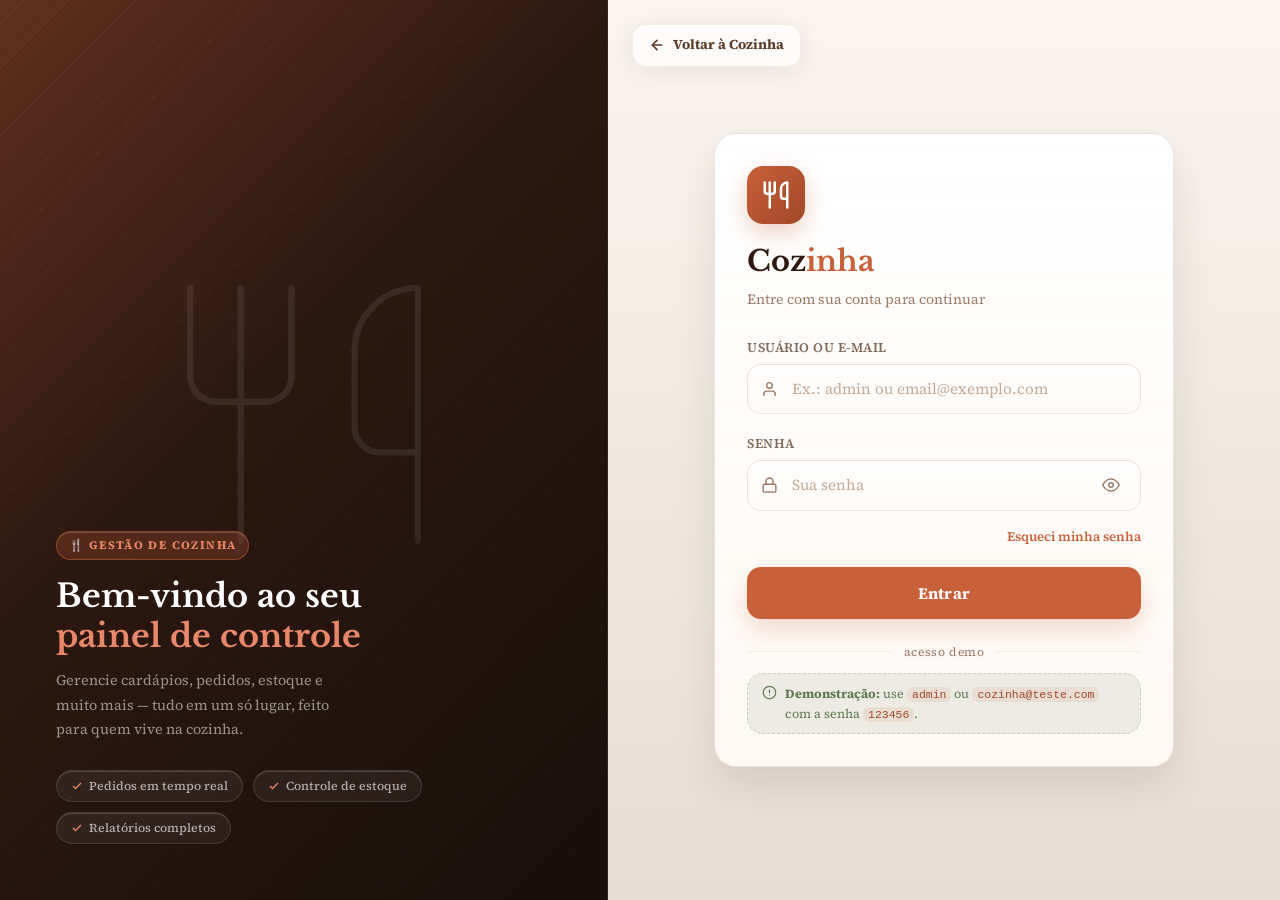
<file: cozinha/frontend/login.html>
<!DOCTYPE html>
<html lang="pt-BR">

<head>
  <meta charset="UTF-8" />
  <meta name="viewport" content="width=device-width, initial-scale=1.0" />
  <title>Entrar — Mercado da Cozinha</title>
  <link rel="preconnect" href="https://fonts.googleapis.com" />
  <link rel="preconnect" href="https://fonts.gstatic.com" crossorigin />
  <link rel="stylesheet" href="./css/style_geral.css" />
  <style>
    /* Estilos específicos da tela de login. A base de cores, botões,
       campos e toasts vem de css/style_geral.css. */
    /* ── Layout de tela cheia ─────────────────────────────────── */
    .login-page {
      min-height: 100vh;
      min-height: 100dvh;
      display: grid;
      grid-template-columns: minmax(320px, 0.95fr) minmax(360px, 1.05fr);
    }

    /* ── Painel esquerdo (ilustrativo) ────────────────────────── */
    .panel-visual {
      background: var(--brown);
      position: relative;
      overflow: hidden;
      display: flex;
      flex-direction: column;
      justify-content: flex-end;
      min-height: 100vh;
      min-height: 100dvh;
      padding: clamp(32px, 5vw, 56px);
    }

    /* Gradiente quente no painel */
    .panel-visual::before {
      content: '';
      position: absolute;
      inset: 0;
      background:
        radial-gradient(ellipse at 30% 20%, rgba(200, 96, 58, 0.45) 0%, transparent 55%),
        radial-gradient(ellipse at 80% 80%, rgba(92, 122, 78, 0.30) 0%, transparent 50%),
        linear-gradient(160deg, #3D1E10 0%, #2C1810 60%, #1A0F09 100%);
    }

    /* Padrão textural decorativo */
    .panel-visual::after {
      content: '';
      position: absolute;
      inset: 0;
      background-image:
        radial-gradient(circle, rgba(255, 255, 255, 0.03) 1px, transparent 1px);
      background-size: 28px 28px;
      pointer-events: none;
    }

    /* Ícone decorativo centralizado */
    .panel-icon {
      position: absolute;
      top: 50%;
      left: 50%;
      transform: translate(-50%, -60%);
      opacity: 0.08;
      pointer-events: none;
    }

    .panel-content {
      position: relative;
      z-index: 1;
      color: var(--white);
    }

    .panel-tag {
      display: inline-block;
      background: rgba(200, 96, 58, 0.25);
      border: 1px solid rgba(200, 96, 58, 0.5);
      color: var(--terra-light);
      font-size: 0.72rem;
      font-weight: 700;
      letter-spacing: 0.12em;
      text-transform: uppercase;
      padding: 5px 12px;
      border-radius: 100px;
      margin-bottom: 16px;
    }

    .panel-content h2 {
      font-size: clamp(1.6rem, 2.5vw, 2.2rem);
      line-height: 1.25;
      color: var(--white);
      margin-bottom: 12px;
    }

    .panel-content h2 em {
      color: var(--terra-light);
      font-style: normal;
    }

    .panel-content p {
      color: rgba(255, 255, 255, 0.55);
      font-size: 0.9rem;
      line-height: 1.7;
      max-width: 300px;
    }

    /* Badges decorativos */
    .panel-badges {
      display: flex;
      gap: 10px;
      margin-top: 28px;
      flex-wrap: wrap;
      max-width: 100%;
    }

    .badge {
      display: flex;
      align-items: center;
      gap: 6px;
      background: rgba(255, 255, 255, 0.06);
      border: 1px solid rgba(255, 255, 255, 0.10);
      border-radius: 100px;
      padding: 6px 14px;
      font-size: 0.76rem;
      color: rgba(255, 255, 255, 0.65);
      font-weight: 500;
      max-width: 100%;
    }

    .badge svg {
      color: var(--terra-light);
      flex-shrink: 0;
    }

    /* ── Painel direito (formulário) ──────────────────────────── */
    .panel-form {
      background: var(--cream);
      display: flex;
      flex-direction: column;
      align-items: center;
      justify-content: center;
      min-height: 100vh;
      min-height: 100dvh;
      overflow-y: auto;
      padding: 40px 24px;
      position: relative;
    }

    .home-return {
      position: absolute;
      top: 24px;
      left: 24px;
      display: inline-flex;
      align-items: center;
      gap: 8px;
      padding: 10px 16px;
      background: var(--white);
      color: var(--brown-mid);
      border: 1.5px solid var(--cream-deep);
      border-radius: var(--radius-sm);
      text-decoration: none;
      font-size: 0.86rem;
      font-weight: 700;
      box-shadow: var(--shadow-soft);
      transition: color var(--transition), border-color var(--transition), background var(--transition), transform var(--transition);
    }

    .home-return:hover {
      color: var(--terracotta);
      border-color: var(--terracotta);
      background: var(--white);
      transform: translateX(-2px);
    }

    .home-return svg {
      flex-shrink: 0;
      transition: transform var(--transition);
    }

    .home-return:hover svg {
      transform: translateX(-3px);
    }

    .form-card {
      width: 100%;
      max-width: min(420px, 100%);
      animation: fadeUp 0.5s ease both;
    }

    /* Logo / cabeçalho */
    .form-header {
      text-align: center;
      margin-bottom: 36px;
    }

    .logo-mark {
      display: inline-flex;
      align-items: center;
      justify-content: center;
      width: 64px;
      height: 64px;
      background: var(--terracotta);
      border-radius: 18px;
      margin-bottom: 16px;
      box-shadow: 0 8px 24px rgba(200, 96, 58, 0.30);
    }

    .form-header h1 {
      font-size: 1.8rem;
      color: var(--brown);
      margin-bottom: 6px;
    }

    .form-header h1 span {
      color: var(--terracotta);
    }

    .form-header p {
      font-size: 0.88rem;
      color: var(--text-muted);
    }

    /* Formulário */
    #form-login {
      display: flex;
      flex-direction: column;
      gap: 20px;
    }

    #form-login.shake {
      animation: shake 0.45s ease;
    }

    .form-footer {
      text-align: center;
      margin-top: 8px;
      font-size: 0.82rem;
      color: var(--text-muted);
    }

    .divider {
      display: flex;
      align-items: center;
      gap: 12px;
      color: var(--text-muted);
      font-size: 0.75rem;
      letter-spacing: 0.05em;
      margin: 4px 0;
    }

    .divider::before,
    .divider::after {
      content: '';
      flex: 1;
      height: 1px;
      background: var(--cream-deep);
    }

    /* Hint de demo */
    .demo-hint {
      background: var(--cream-deep);
      border: 1px dashed rgba(92, 122, 78, 0.35);
      border-radius: var(--radius-sm);
      padding: 10px 14px;
      font-size: 0.78rem;
      color: var(--herb);
      display: flex;
      align-items: flex-start;
      gap: 8px;
      line-height: 1.55;
      overflow-wrap: anywhere;
    }

    .demo-hint svg {
      flex-shrink: 0;
      margin-top: 1px;
    }

    /* ── Responsividade ───────────────────────────────────────── */
    @media (max-width: 900px) {
      .login-page {
        grid-template-columns: minmax(300px, 0.85fr) minmax(360px, 1.15fr);
      }

      .panel-visual {
        padding: 36px;
      }
    }

    @media (max-width: 820px) {
      .login-page {
        grid-template-columns: 1fr;
      }

      .panel-visual {
        display: none;
      }

      .panel-form {
        padding: 32px 20px;
        align-items: flex-start;
        padding-top: 48px;
      }

      .home-return {
        position: static;
        margin-bottom: 26px;
      }

      .panel-form::before {
        content: '';
        position: fixed;
        top: 0;
        left: 0;
        right: 0;
        height: 4px;
        background: linear-gradient(90deg, var(--terracotta), var(--herb));
      }
    }

    @media (max-width: 480px) {
      .panel-form {
        padding: 36px 18px 28px;
      }

      .home-return {
        margin-bottom: 22px;
      }

      .form-header {
        margin-bottom: 28px;
      }

      .logo-mark {
        width: 56px;
        height: 56px;
        border-radius: 16px;
      }

      .form-card {
        max-width: 100%;
      }
    }

    /* Animação shake */
    @keyframes shake {

      0%,
      100% {
        transform: translateX(0);
      }

      20% {
        transform: translateX(-8px);
      }

      40% {
        transform: translateX(8px);
      }

      60% {
        transform: translateX(-5px);
      }

      80% {
        transform: translateX(5px);
      }
    }

    /* ── Toast Notification System (do dashboard) ────────────── */
    .toast-container {
      position: fixed;
      bottom: 24px;
      right: 24px;
      z-index: 9999;
      display: flex;
      flex-direction: column;
      gap: 10px;
      pointer-events: none;
    }

    .toast {
      display: flex;
      align-items: center;
      gap: 12px;
      padding: 14px 18px;
      background: var(--white);
      color: var(--brown);
      border-radius: var(--radius);
      box-shadow: 0 12px 40px rgba(59, 42, 26, 0.16);
      font-size: 0.85rem;
      font-weight: 600;
      min-width: 260px;
      max-width: 360px;
      pointer-events: all;
      animation: toastIn 0.3s cubic-bezier(0.34, 1.56, 0.64, 1);
      border: 1px solid rgba(200, 96, 58, 0.12);
      border-left: 4px solid var(--terracotta);
    }

    .toast.success {
      border-left-color: var(--herb);
    }

    .toast.warning {
      border-left-color: var(--amber);
    }

    .toast.error {
      border-left-color: #D94040;
    }

    .toast.info {
      border-left-color: var(--terracotta);
    }

    .toast.hiding {
      animation: toastOut 0.3s ease forwards;
    }

    @keyframes toastIn {
      from {
        opacity: 0;
        transform: translateX(40px) scale(0.95);
      }

      to {
        opacity: 1;
        transform: translateX(0) scale(1);
      }
    }

    @keyframes toastOut {
      to {
        opacity: 0;
        transform: translateX(40px) scale(0.95);
      }
    }

    .toast i {
      font-size: 1.2rem;
      flex-shrink: 0;
      color: var(--terracotta);
    }

    .toast.success i {
      color: var(--herb);
    }

    .toast.warning i {
      color: var(--amber);
    }

    .toast.error i {
      color: #D94040;
    }

    .toast-msg {
      flex: 1;
      line-height: 1.4;
    }

    /* Identidade operacional alinhada ao dashboard */
    .login-page {
      background: #24150e;
    }

    .panel-visual {
      background: #24150e;
      border-right: 1px solid rgba(255, 255, 255, 0.08);
    }

    .panel-visual::before {
      background:
        linear-gradient(135deg, rgba(200, 96, 58, 0.36) 0%, rgba(44, 24, 16, 0.96) 42%, rgba(24, 15, 10, 1) 100%),
        repeating-linear-gradient(135deg, rgba(255, 255, 255, 0.055) 0 1px, transparent 1px 16px);
    }

    .panel-content {
      max-width: 420px;
    }

    .panel-tag,
    .badge {
      border-radius: 999px;
      box-shadow: inset 0 1px 0 rgba(255, 255, 255, 0.16);
    }

    .panel-content h2 {
      letter-spacing: 0;
    }

    .panel-form {
      background:
        linear-gradient(180deg, rgba(255, 250, 244, 0.98), rgba(247, 237, 227, 0.92));
    }

    .form-card {
      max-width: min(460px, 100%);
      padding: clamp(22px, 4vw, 32px);
      border: 1px solid rgba(91, 58, 37, 0.12);
      border-radius: 22px;
      background:
        linear-gradient(180deg, rgba(255, 255, 255, 0.98), rgba(255, 250, 245, 0.92));
      box-shadow: 0 18px 42px rgba(59, 42, 26, 0.11);
    }

    .form-header {
      text-align: left;
      margin-bottom: 28px;
    }

    .logo-mark {
      width: 58px;
      height: 58px;
      border-radius: 16px;
      background: linear-gradient(135deg, var(--terracotta), var(--terra-dark));
    }

    .form-header h1 {
      color: var(--brown);
      letter-spacing: 0;
    }

    .home-return {
      border-radius: 14px;
      background: rgba(255, 255, 255, 0.78);
    }

    .demo-hint {
      border-radius: 16px;
      background: rgba(92, 122, 78, 0.10);
      border-color: rgba(92, 122, 78, 0.22);
    }

    .toast {
      border-radius: 16px;
    }

    @media (max-width: 820px) {
      .panel-form {
        align-items: center;
      }

      .home-return {
        align-self: flex-start;
      }
    }

    @media (max-width: 480px) {
      .form-card {
        padding: 20px;
        border-radius: 18px;
      }
    }
  </style>
</head>

<body>
  <!-- Tela de autenticação: painel visual lateral e formulário de acesso. -->

  <!-- Página de login com painel visual e formulário de autenticação -->
  <div class="login-page">

    <!-- ── Painel Visual ────────────────────────────────────────── -->
    <!-- Painel visual: reforca identidade do produto, sem campos interativos. -->
    <aside class="panel-visual" aria-hidden="true">

      <!-- Ícone decorativo grande -->
      <div class="panel-icon">
        <svg width="320" height="320" viewBox="0 0 24 24" fill="none" stroke="white" stroke-width="0.5"
          stroke-linecap="round" stroke-linejoin="round">
          <path d="M3 2v7c0 1.1.9 2 2 2h4a2 2 0 0 0 2-2V2" />
          <path d="M7 2v20" />
          <path d="M21 15V2v0a5 5 0 0 0-5 5v6c0 1.1.9 2 2 2h3Zm0 0v7" />
        </svg>
      </div>

      <div class="panel-content">
        <span class="panel-tag">🍴 Gestão de Cozinha</span>

        <h2>
          Bem-vindo ao seu<br />
          <em>painel de controle</em>
        </h2>

        <p>
          Gerencie cardápios, pedidos, estoque
          e muito mais — tudo em um só lugar,
          feito para quem vive na cozinha.
        </p>

        <div class="panel-badges">
          <span class="badge">
            <svg width="12" height="12" viewBox="0 0 24 24" fill="none" stroke="currentColor" stroke-width="2.5">
              <polyline points="20 6 9 17 4 12" />
            </svg>
            Pedidos em tempo real
          </span>
          <span class="badge">
            <svg width="12" height="12" viewBox="0 0 24 24" fill="none" stroke="currentColor" stroke-width="2.5">
              <polyline points="20 6 9 17 4 12" />
            </svg>
            Controle de estoque
          </span>
          <span class="badge">
            <svg width="12" height="12" viewBox="0 0 24 24" fill="none" stroke="currentColor" stroke-width="2.5">
              <polyline points="20 6 9 17 4 12" />
            </svg>
            Relatórios completos
          </span>
        </div>
      </div>
    </aside>

    <!-- ── Painel Formulário ─────────────────────────────────────── -->
    <!-- Painel do formulário: validação e envio são tratados por js/login_geral.js. -->
    <main class="panel-form">
      <a href="index.html" class="home-return">
        <svg width="16" height="16" viewBox="0 0 24 24" fill="none" stroke="currentColor" stroke-width="2.5"
          stroke-linecap="round" stroke-linejoin="round" aria-hidden="true">
          <line x1="19" y1="12" x2="5" y2="12" />
          <polyline points="12 19 5 12 12 5" />
        </svg>
        Voltar à Cozinha
      </a>

      <div class="form-card">

        <!-- Cabeçalho -->
        <div class="form-header">
          <div class="logo-mark" aria-hidden="true">
            <svg width="30" height="30" viewBox="0 0 24 24" fill="none" stroke="white" stroke-width="2"
              stroke-linecap="round" stroke-linejoin="round">
              <path d="M3 2v7c0 1.1.9 2 2 2h4a2 2 0 0 0 2-2V2" />
              <path d="M7 2v20" />
              <path d="M21 15V2v0a5 5 0 0 0-5 5v6c0 1.1.9 2 2 2h3Zm0 0v7" />
            </svg>
          </div>
          <h1 class="serif">Coz<span>inha</span></h1>
          <p>Entre com sua conta para continuar</p>
        </div>

        <!-- Alerta global - removido, usando toast -->

        <!-- Formulário -->
        <!-- Formulário principal de login. Os IDs dos campos são usados pelo JavaScript. -->
        <form id="form-login" novalidate autocomplete="on">

          <!-- Campo: Usuário -->
          <div class="field-group" id="field-user">
            <label for="input-user">Usuário ou E-mail</label>
            <div class="input-wrapper">
              <span class="icon" aria-hidden="true">
                <svg width="17" height="17" viewBox="0 0 24 24" fill="none" stroke="currentColor" stroke-width="2"
                  stroke-linecap="round" stroke-linejoin="round">
                  <path d="M20 21v-2a4 4 0 0 0-4-4H8a4 4 0 0 0-4 4v2" />
                  <circle cx="12" cy="7" r="4" />
                </svg>
              </span>
              <input type="text" id="input-user" name="usuario" placeholder="Ex.: admin ou email@exemplo.com"
                autocomplete="username" aria-required="true" aria-describedby="err-user" />
            </div>
            <span class="field-error" id="err-user" role="alert"></span>
          </div>

          <!-- Campo: Senha -->
          <div class="field-group" id="field-pass">
            <label for="input-pass">Senha</label>
            <div class="input-wrapper">
              <span class="icon" aria-hidden="true">
                <svg width="17" height="17" viewBox="0 0 24 24" fill="none" stroke="currentColor" stroke-width="2"
                  stroke-linecap="round" stroke-linejoin="round">
                  <rect x="3" y="11" width="18" height="11" rx="2" ry="2" />
                  <path d="M7 11V7a5 5 0 0 1 10 0v4" />
                </svg>
              </span>
              <input type="password" id="input-pass" name="senha" placeholder="Sua senha"
                autocomplete="current-password" aria-required="true" aria-describedby="err-pass" />
              <button type="button" id="toggle-pwd" class="btn-toggle-pwd" aria-label="Mostrar senha">
                <!-- Ícone "olho aberto" inicial -->
                <svg width="18" height="18" viewBox="0 0 24 24" fill="none" stroke="currentColor" stroke-width="2"
                  stroke-linecap="round" stroke-linejoin="round" aria-hidden="true">
                  <path d="M1 12s4-8 11-8 11 8 11 8-4 8-11 8-11-8-11-8z" />
                  <circle cx="12" cy="12" r="3" />
                </svg>
              </button>
            </div>
            <span class="field-error" id="err-pass" role="alert"></span>
          </div>

          <!-- Link recuperação -->
          <div style="text-align:right; margin-top:-8px;">
            <a href="recuperar.html" class="link" style="font-size:0.82rem;">
              Esqueci minha senha
            </a>
          </div>

          <!-- Botão -->
          <button type="submit" id="btn-login" class="btn-primary">
            Entrar
          </button>

        </form>

        <!-- Dica de demonstração -->
        <div class="divider" style="margin-top:24px;">acesso demo</div>
        <div class="demo-hint" style="margin-top:12px;">
          <svg width="15" height="15" viewBox="0 0 24 24" fill="none" stroke="currentColor" stroke-width="2"
            stroke-linecap="round" stroke-linejoin="round" aria-hidden="true">
            <circle cx="12" cy="12" r="10" />
            <line x1="12" y1="8" x2="12" y2="12" />
            <line x1="12" y1="16" x2="12.01" y2="16" />
          </svg>
          <span>
            <strong>Demonstração:</strong> use <code>admin</code> ou
            <code>cozinha@teste.com</code> com a senha <code>123456</code>.
          </span>
        </div>

      </div>
    </main>

  </div>

  <!-- Toast Container (posicionado no canto da tela) -->
  <div class="toast-container" id="toast-container"></div>

  <script src="./js/login_geral.js"></script>
</body>

</html>
</file>
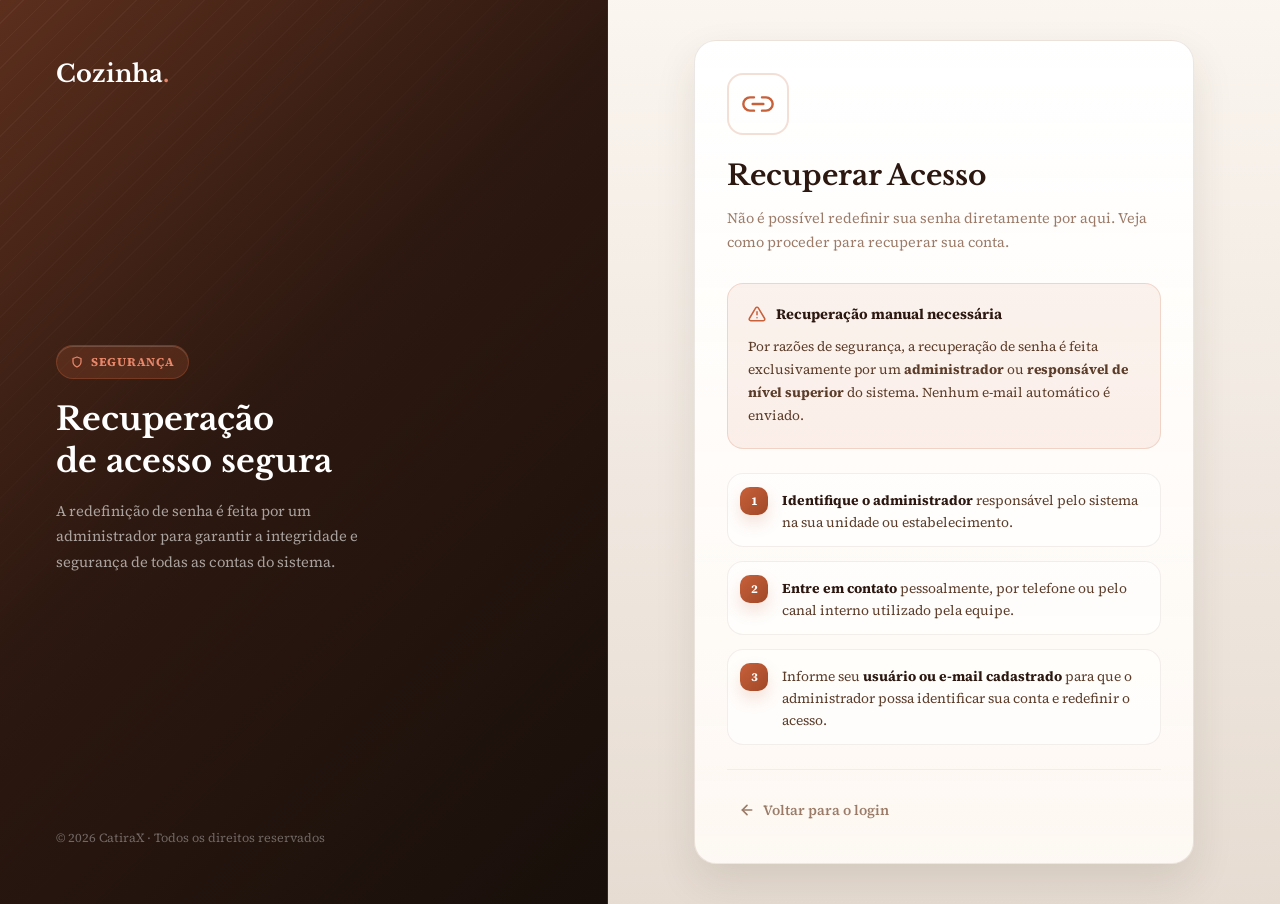
<file: cozinha/frontend/recuperar.html>
<!DOCTYPE html>
<html lang="pt-BR">

<head>
  <meta charset="UTF-8" />
  <meta name="viewport" content="width=device-width, initial-scale=1.0" />
  <title>Recuperar Acesso — Mercado da Cozinha</title>
  <link rel="preconnect" href="https://fonts.googleapis.com" />
  <link rel="preconnect" href="https://fonts.gstatic.com" crossorigin />
  <link rel="stylesheet" href="./css/style_geral.css" />
  <style>
    /* Estilos especificos da tela de recuperacao. A base compartilhada
       de tipografia, cores e botões vêm de css/style_geral.css. */
    /* ── Layout horizontal ─────────────────────────────────── */
    .recuperar-page {
      min-height: 100vh;
      min-height: 100dvh;
      display: grid;
      grid-template-columns: minmax(320px, 0.95fr) minmax(360px, 1.05fr);
    }

    /* ── Lado esquerdo (decorativo) ────────────────────────── */
    .side-left {
      background: linear-gradient(145deg, #2C1810 0%, #4A2818 60%, #5C3020 100%);
      display: flex;
      flex-direction: column;
      justify-content: space-between;
      min-height: 100vh;
      min-height: 100dvh;
      padding: clamp(32px, 5vw, 56px);
      position: relative;
      overflow: hidden;
    }

    .side-left::before {
      content: '';
      position: absolute;
      inset: 0;
      background:
        radial-gradient(ellipse at 20% 20%, rgba(200, 96, 58, 0.25) 0%, transparent 55%),
        radial-gradient(ellipse at 80% 80%, rgba(92, 122, 78, 0.15) 0%, transparent 50%);
      pointer-events: none;
    }

    /* Círculos decorativos de fundo */
    .side-left::after {
      content: '';
      position: absolute;
      bottom: -120px;
      right: -80px;
      width: 380px;
      height: 380px;
      border-radius: 50%;
      border: 1.5px solid rgba(200, 96, 58, 0.15);
      pointer-events: none;
    }

    .left-logo {
      font-family: var(--font-display);
      font-size: 1.5rem;
      font-weight: 700;
      color: #fff;
      position: relative;
      z-index: 1;
      text-decoration: none;
    }

    .left-logo span {
      color: var(--terra-light);
    }

    .left-content {
      position: relative;
      z-index: 1;
    }

    .left-content .tag {
      display: inline-flex;
      align-items: center;
      gap: 8px;
      padding: 7px 14px;
      background: rgba(200, 96, 58, 0.2);
      border: 1px solid rgba(200, 96, 58, 0.3);
      border-radius: 99px;
      font-size: 0.75rem;
      font-weight: 700;
      color: var(--terra-light);
      text-transform: uppercase;
      letter-spacing: 0.06em;
      margin-bottom: 20px;
    }

    .left-content h2 {
      font-family: var(--font-display);
      font-size: clamp(1.6rem, 2.5vw, 2.2rem);
      color: #fff;
      line-height: 1.3;
      margin-bottom: 16px;
    }

    .left-content p {
      font-size: 0.92rem;
      color: rgba(255, 255, 255, 0.6);
      line-height: 1.75;
      max-width: 340px;
    }

    .left-footer {
      position: relative;
      z-index: 1;
      font-size: 0.78rem;
      color: rgba(255, 255, 255, 0.35);
    }

    /* ── Lado direito (card) ───────────────────────────────── */
    .side-right {
      display: flex;
      align-items: center;
      justify-content: center;
      min-height: 100vh;
      min-height: 100dvh;
      padding: 40px 32px;
      background: var(--cream);
      position: relative;
      overflow-y: auto;
    }

    .side-right::before {
      content: '';
      position: fixed;
      top: 0;
      left: 0;
      right: 0;
      height: 3px;
      background: linear-gradient(90deg, var(--terracotta), var(--herb));
      z-index: 10;
    }

    .card {
      width: 100%;
      max-width: min(460px, 100%);
      animation: fadeUp 0.45s ease both;
    }

    /* Ícone ilustrativo */
    .icon-wrap {
      display: inline-flex;
      align-items: center;
      justify-content: center;
      width: 72px;
      height: 72px;
      border-radius: 50%;
      background: linear-gradient(135deg, #FFF3EE, #FFE8DF);
      border: 2px solid rgba(200, 96, 58, 0.15);
      margin-bottom: 20px;
    }

    .card h1 {
      font-size: clamp(1.4rem, 2.5vw, 1.75rem);
      color: var(--brown);
      margin-bottom: 10px;
    }

    .card .subtitle {
      font-size: 0.9rem;
      color: var(--text-muted);
      line-height: 1.65;
      margin-bottom: 28px;
    }

    /* Bloco de aviso */
    .aviso {
      background: linear-gradient(135deg, #FFF8F5, #FFF3EE);
      border: 1.5px solid rgba(200, 96, 58, 0.20);
      border-radius: var(--radius);
      padding: 20px;
      margin-bottom: 24px;
      text-align: left;
    }

    .aviso-header {
      display: flex;
      align-items: center;
      gap: 10px;
      margin-bottom: 10px;
    }

    .aviso-header svg {
      color: var(--terracotta);
      flex-shrink: 0;
    }

    .aviso-header strong {
      font-size: 0.9rem;
      color: var(--brown);
      font-weight: 700;
    }

    .aviso p {
      font-size: 0.85rem;
      color: var(--brown-mid);
      line-height: 1.7;
    }

    /* Passos */
    .passos {
      display: flex;
      flex-direction: column;
      gap: 14px;
      margin-bottom: 24px;
      text-align: left;
    }

    .passo {
      display: flex;
      align-items: flex-start;
      gap: 14px;
    }

    .passo-num {
      display: flex;
      align-items: center;
      justify-content: center;
      width: 28px;
      height: 28px;
      min-width: 28px;
      background: var(--terracotta);
      color: white;
      border-radius: 50%;
      font-size: 0.75rem;
      font-weight: 700;
      margin-top: 1px;
    }

    .passo-text {
      font-size: 0.86rem;
      color: var(--brown-mid);
      line-height: 1.6;
      padding-top: 4px;
    }

    .passo-text strong {
      color: var(--brown);
    }

    /* Separador */
    .sep {
      height: 1px;
      background: var(--cream-deep);
      margin: 20px 0;
    }

    .back-link {
      display: inline-flex;
      align-items: center;
      gap: 8px;
      font-size: 0.88rem;
      color: var(--text-muted);
      text-decoration: none;
      font-weight: 600;
      transition: color var(--transition), gap var(--transition);
    }

    .back-link:hover {
      color: var(--terracotta);
      gap: 12px;
    }

    .back-link svg {
      transition: transform var(--transition);
    }

    .back-link:hover svg {
      transform: translateX(-3px);
    }

    /* ── Responsivo ────────────────────────────────────────── */
    @media (max-width: 900px) {
      .recuperar-page {
        grid-template-columns: minmax(300px, 0.85fr) minmax(360px, 1.15fr);
      }

      .side-left {
        padding: 36px;
      }
    }

    @media (max-width: 820px) {
      .recuperar-page {
        grid-template-columns: 1fr;
      }

      .side-left {
        display: none;
      }

      .side-right {
        padding: 40px 24px;
        align-items: flex-start;
        padding-top: 60px;
      }
    }

    @media (max-width: 480px) {
      .side-right {
        padding: 36px 18px 28px;
        padding-top: 52px;
      }

      .icon-wrap {
        width: 60px;
        height: 60px;
        margin-bottom: 16px;
      }

      .aviso {
        padding: 16px;
      }

      .passo {
        gap: 10px;
      }
    }

    /* Identidade operacional alinhada ao dashboard */
    .recuperar-page {
      background: #24150e;
    }

    .side-left {
      background: #24150e;
      border-right: 1px solid rgba(255, 255, 255, 0.08);
    }

    .side-left::before {
      background:
        linear-gradient(135deg, rgba(200, 96, 58, 0.34) 0%, rgba(44, 24, 16, 0.96) 44%, rgba(24, 15, 10, 1) 100%),
        repeating-linear-gradient(135deg, rgba(255, 255, 255, 0.055) 0 1px, transparent 1px 16px);
    }

    .side-left::after {
      display: none;
    }

    .left-logo,
    .left-content h2 {
      letter-spacing: 0;
    }

    .left-content {
      max-width: 420px;
    }

    .left-content .tag {
      border-radius: 999px;
      box-shadow: inset 0 1px 0 rgba(255, 255, 255, 0.16);
    }

    .side-right {
      background:
        linear-gradient(180deg, rgba(255, 250, 244, 0.98), rgba(247, 237, 227, 0.92));
    }

    .side-right::before {
      height: 4px;
      background: linear-gradient(90deg, var(--terracotta), var(--herb), var(--amber));
    }

    .card {
      max-width: min(500px, 100%);
      padding: clamp(22px, 4vw, 32px);
      border: 1px solid rgba(91, 58, 37, 0.12);
      border-radius: 22px;
      background:
        linear-gradient(180deg, rgba(255, 255, 255, 0.98), rgba(255, 250, 245, 0.92));
      box-shadow: 0 18px 42px rgba(59, 42, 26, 0.11);
    }

    .icon-wrap {
      width: 62px;
      height: 62px;
      border-radius: 16px;
      background: var(--terra-faint);
      border-color: rgba(200, 96, 58, 0.20);
    }

    .aviso,
    .passo {
      border-radius: 16px;
    }

    .aviso {
      background: rgba(200, 96, 58, 0.08);
      border-color: rgba(200, 96, 58, 0.20);
    }

    .passo {
      padding: 12px;
      border: 1px solid rgba(91, 58, 37, 0.08);
      background: rgba(255, 255, 255, 0.58);
    }

    .passo-num {
      border-radius: 10px;
      background: linear-gradient(135deg, var(--terracotta), var(--terra-dark));
      box-shadow: 0 8px 16px rgba(200, 96, 58, 0.18);
    }

    .back-link {
      padding: 10px 12px;
      border-radius: 13px;
    }

    .back-link:hover {
      background: var(--terra-faint);
    }

    @media (max-width: 820px) {
      .side-right {
        align-items: center;
      }
    }

    @media (max-width: 480px) {
      .card {
        padding: 20px;
        border-radius: 18px;
      }
    }
  </style>
</head>

<body>
  <!-- Tela informativa de recuperacao: orienta contato administrativo para reativar acesso. -->

  <div class="recuperar-page">

    <!-- ── Lado esquerdo ───────────────────────────────────── -->
    <!-- Lado visual: identidade da marca e mensagem de seguranca. -->
    <aside class="side-left">
      <a href="login.html" class="left-logo">Cozinha<span>.</span></a>

      <div class="left-content">
        <div class="tag">
          <svg width="12" height="12" viewBox="0 0 24 24" fill="none" stroke="currentColor" stroke-width="2.5"
            stroke-linecap="round" stroke-linejoin="round" aria-hidden="true">
            <path d="M12 22s8-4 8-10V5l-8-3-8 3v7c0 6 8 10 8 10z" />
          </svg>
          Segurança
        </div>
        <h2>Recuperação<br>de acesso segura</h2>
        <p>A redefinição de senha é feita por um administrador para garantir a integridade e segurança de todas as
          contas do sistema.</p>
      </div>

      <div class="left-footer">© 2026 CatiraX · Todos os direitos reservados</div>
    </aside>

    <!-- ── Lado direito ─────────────────────────────────────── -->
    <!-- Lado de conteúdo: card com passos de recuperação e ações de retorno. -->
    <main class="side-right">
      <div class="card">

        <div class="icon-wrap" aria-hidden="true">
          <svg width="32" height="32" viewBox="0 0 24 24" fill="none" stroke="#C8603A" stroke-width="1.8"
            stroke-linecap="round" stroke-linejoin="round">
            <path d="M15 7h3a5 5 0 0 1 5 5 5 5 0 0 1-5 5h-3m-6 0H6a5 5 0 0 1-5-5 5 5 0 0 1 5-5h3" />
            <line x1="8" y1="12" x2="16" y2="12" />
          </svg>
        </div>

        <h1 class="serif">Recuperar Acesso</h1>
        <p class="subtitle">
          Não é possível redefinir sua senha diretamente por aqui.
          Veja como proceder para recuperar sua conta.
        </p>

        <div class="aviso">
          <div class="aviso-header">
            <svg width="18" height="18" viewBox="0 0 24 24" fill="none" stroke="currentColor" stroke-width="2"
              stroke-linecap="round" stroke-linejoin="round" aria-hidden="true">
              <path d="M10.29 3.86L1.82 18a2 2 0 0 0 1.71 3h16.94a2 2 0 0 0 1.71-3L13.71 3.86a2 2 0 0 0-3.42 0z" />
              <line x1="12" y1="9" x2="12" y2="13" />
              <line x1="12" y1="17" x2="12.01" y2="17" />
            </svg>
            <strong>Recuperação manual necessária</strong>
          </div>
          <p>
            Por razões de segurança, a recuperação de senha é feita
            exclusivamente por um <strong>administrador</strong> ou
            <strong>responsável de nível superior</strong> do sistema.
            Nenhum e-mail automático é enviado.
          </p>
        </div>

        <div class="passos">
          <div class="passo">
            <span class="passo-num">1</span>
            <p class="passo-text">
              <strong>Identifique o administrador</strong> responsável pelo sistema na sua unidade ou estabelecimento.
            </p>
          </div>
          <div class="passo">
            <span class="passo-num">2</span>
            <p class="passo-text">
              <strong>Entre em contato</strong> pessoalmente, por telefone ou pelo canal interno utilizado pela equipe.
            </p>
          </div>
          <div class="passo">
            <span class="passo-num">3</span>
            <p class="passo-text">
              Informe seu <strong>usuário ou e-mail cadastrado</strong> para que o administrador possa identificar sua
              conta e redefinir o acesso.
            </p>
          </div>
        </div>

        <div class="sep"></div>

        <a href="login.html" class="back-link">
          <svg width="16" height="16" viewBox="0 0 24 24" fill="none" stroke="currentColor" stroke-width="2.5"
            stroke-linecap="round" stroke-linejoin="round" aria-hidden="true">
            <line x1="19" y1="12" x2="5" y2="12" />
            <polyline points="12 19 5 12 12 5" />
          </svg>
          Voltar para o login
        </a>

      </div>
    </main>

  </div>

</body>

</html>
</file>
<file: cozinha/frontend/css/style_geral.css>
/* ============================================================
   MERCADO — Identidade Visual de Cozinha
   style_geral.css
   ============================================================ */

@import url('https://fonts.googleapis.com/css2?family=Libre+Baskerville:wght@400;700&family=Source+Serif+4:opsz,wght@8..60,400;8..60,500;8..60,600;8..60,700&display=swap');

/* ── Variáveis ─────────────────────────────────────────────── */
:root {
  --cream: #FDF8F0;
  --cream-deep: #F5EDE0;
  --terracotta: #C8603A;
  --terra-dark: #A04828;
  --terra-light: #E8876A;
  --herb: #5C7A4E;
  --herb-light: #7DA06C;
  --brown: #2C1810;
  --brown-mid: #5C3D2A;
  --text-muted: #9B7B68;
  --white: #FFFFFF;
  --error: #D94040;
  --error-bg: #FFF0F0;
  --success: #4A8C4A;
  --success-bg: #F0FFF0;

  --shadow-soft: 0 4px 24px rgba(44, 24, 16, 0.08);
  --shadow-card: 0 8px 40px rgba(44, 24, 16, 0.12);
  --radius: 16px;
  --radius-sm: 10px;
  --transition: 0.25s cubic-bezier(0.4, 0, 0.2, 1);
  --font-display: 'Libre Baskerville', Georgia, serif;
  --font-body: 'Source Serif 4', Georgia, serif;
}

/* ── Reset ─────────────────────────────────────────────────── */
*,
*::before,
*::after {
  box-sizing: border-box;
  margin: 0;
  padding: 0;
}

html {
  font-size: 16px;
  scroll-behavior: smooth;
  -webkit-text-size-adjust: 100%;
  text-rendering: optimizeLegibility;
}

body {
  font-family: var(--font-body);
  background-color: var(--cream);
  color: var(--brown);
  min-height: 100vh;
  line-height: 1.5;
  overflow-x: hidden;
  overscroll-behavior-y: auto;
  -webkit-overflow-scrolling: touch;
  touch-action: pan-y;
  -webkit-font-smoothing: antialiased;
}

img,
svg {
  max-width: 100%;
}

button,
input {
  font: inherit;
}

/* ── Tipografia ────────────────────────────────────────────── */
h1,
h2,
h3,
.serif {
  font-family: var(--font-display);
}

/* ── Utilitários ───────────────────────────────────────────── */
.visually-hidden {
  position: absolute;
  width: 1px;
  height: 1px;
  overflow: hidden;
  clip: rect(0, 0, 0, 0);
  white-space: nowrap;
}

/* ── Botão principal ───────────────────────────────────────── */
.btn-primary {
  display: inline-flex;
  align-items: center;
  justify-content: center;
  gap: 8px;
  width: 100%;
  padding: 14px 24px;
  background: var(--terracotta);
  color: var(--white);
  font-family: var(--font-body);
  font-size: 1rem;
  font-weight: 700;
  letter-spacing: 0.02em;
  border: none;
  border-radius: var(--radius-sm);
  cursor: pointer;
  transition: background var(--transition), transform var(--transition), box-shadow var(--transition);
  position: relative;
  overflow: hidden;
}

.btn-primary::after {
  content: '';
  position: absolute;
  inset: 0;
  background: rgba(255, 255, 255, 0.12);
  opacity: 0;
  transition: opacity var(--transition);
}

.btn-primary:hover {
  background: var(--terra-dark);
  box-shadow: 0 6px 20px rgba(200, 96, 58, 0.35);
  transform: translateY(-1px);
}

.btn-primary:hover::after {
  opacity: 1;
}

.btn-primary:active {
  transform: translateY(0);
  box-shadow: none;
}

.btn-primary:focus-visible {
  outline: 3px solid var(--terra-light);
  outline-offset: 3px;
}

.btn-primary.loading {
  pointer-events: none;
  opacity: 0.85;
}

.btn-primary .spinner {
  width: 18px;
  height: 18px;
  border: 2px solid rgba(255, 255, 255, 0.4);
  border-top-color: #fff;
  border-radius: 50%;
  animation: spin 0.7s linear infinite;
}

/* ── Campos de formulário ──────────────────────────────────── */
.field-group {
  display: flex;
  flex-direction: column;
  gap: 6px;
  position: relative;
}

.field-group label {
  font-size: 0.82rem;
  font-weight: 600;
  color: var(--brown-mid);
  letter-spacing: 0.04em;
  text-transform: uppercase;
}

.input-wrapper {
  position: relative;
  min-width: 0;
}

.input-wrapper .icon {
  position: absolute;
  left: 14px;
  top: 50%;
  transform: translateY(-50%);
  color: var(--text-muted);
  pointer-events: none;
  transition: color var(--transition);
  display: flex;
  align-items: center;
}

.input-wrapper input {
  width: 100%;
  min-height: 48px;
  padding: 13px 14px 13px 44px;
  background: var(--white);
  border: 1.5px solid var(--cream-deep);
  border-radius: var(--radius-sm);
  font-family: var(--font-body);
  font-size: 0.95rem;
  color: var(--brown);
  transition: border-color var(--transition), box-shadow var(--transition);
  outline: none;
  -webkit-appearance: none;
}

.input-wrapper input[type="password"] {
  padding-right: 52px;
}

.input-wrapper input::placeholder {
  color: #C4AA98;
}

.input-wrapper input:focus {
  border-color: var(--terracotta);
  box-shadow: 0 0 0 3px rgba(200, 96, 58, 0.12);
}

.input-wrapper input:focus+.icon,
.input-wrapper:focus-within .icon {
  color: var(--terracotta);
}

/* Estado de erro no campo */
.field-group.has-error .input-wrapper input {
  border-color: var(--error);
  box-shadow: 0 0 0 3px rgba(217, 64, 64, 0.10);
}

.field-group.has-error label {
  color: var(--error);
}

.field-error {
  display: none;
  font-size: 0.8rem;
  color: var(--error);
  font-weight: 500;
  padding-left: 2px;
}

.field-group.has-error .field-error {
  display: block;
}

/* Botão de mostrar senha */
.btn-toggle-pwd {
  position: absolute;
  right: 12px;
  top: 50%;
  transform: translateY(-50%);
  background: none;
  border: none;
  cursor: pointer;
  color: var(--text-muted);
  padding: 4px;
  width: 36px;
  height: 36px;
  display: flex;
  align-items: center;
  justify-content: center;
  transition: color var(--transition);
}

.btn-toggle-pwd:hover {
  color: var(--terracotta);
}

/* ── Alerta global ─────────────────────────────────────────── */
.alert {
  display: none;
  align-items: flex-start;
  gap: 10px;
  padding: 12px 16px;
  border-radius: var(--radius-sm);
  font-size: 0.88rem;
  font-weight: 500;
  line-height: 1.5;
  animation: slideDown 0.25s ease;
}

.alert.show {
  display: flex;
}

.alert.alert-error {
  background: var(--error-bg);
  color: var(--error);
  border: 1px solid rgba(217, 64, 64, 0.2);
}

.alert.alert-success {
  background: var(--success-bg);
  color: var(--success);
  border: 1px solid rgba(74, 140, 74, 0.2);
}

/* ── Links ─────────────────────────────────────────────────── */
a.link {
  color: var(--terracotta);
  text-decoration: none;
  font-weight: 600;
  transition: color var(--transition);
}

a.link:hover {
  color: var(--terra-dark);
  text-decoration: underline;
}

/* ── Animações ─────────────────────────────────────────────── */
@keyframes spin {
  to {
    transform: rotate(360deg);
  }
}

@keyframes slideDown {
  from {
    opacity: 0;
    transform: translateY(-6px);
  }

  to {
    opacity: 1;
    transform: translateY(0);
  }
}

@keyframes fadeUp {
  from {
    opacity: 0;
    transform: translateY(20px);
  }

  to {
    opacity: 1;
    transform: translateY(0);
  }
}

@keyframes shimmer {
  0% {
    background-position: -200% center;
  }

  100% {
    background-position: 200% center;
  }
}

/* ── Padrão de fundo decorativo ────────────────────────────── */
.bg-pattern {
  background-color: var(--cream);
  background-image:
    radial-gradient(circle at 20% 30%, rgba(200, 96, 58, 0.06) 0%, transparent 50%),
    radial-gradient(circle at 80% 70%, rgba(92, 122, 78, 0.06) 0%, transparent 50%);
}

/* Ajustes de toque para celulares pequenos: botoes e campos ficam mais altos
   para facilitar uso com o dedo e evitar texto apertado. */
@media (max-width: 480px) {
  .btn-primary {
    min-height: 48px;
    padding: 13px 18px;
  }

  .input-wrapper input {
    font-size: 1rem;
  }

  .alert {
    font-size: 0.84rem;
  }
}

@media (max-width: 900px) {
  html {
    scroll-behavior: auto;
  }
}

/* ============================================================
   Base visual compartilhada alinhada ao dashboard
   Complementa as telas de autenticacao com o mesmo acabamento operacional
   usado no painel, sem mudar a estrutura dos formularios.
   ============================================================ */

/* Tokens visuais compartilhados por login e recuperacao.
   Ao trocar identidade visual, comece por estas variaveis. */
:root {
  --ops-ink: #2f1d13;
  --ops-muted: #806b5a;
  --ops-border: rgba(91, 58, 37, 0.12);
  --ops-border-strong: rgba(200, 96, 58, 0.22);
  --ops-surface: rgba(255, 255, 255, 0.92);
  --ops-surface-soft: #f7ede3;
  --ops-shadow: 0 16px 38px rgba(59, 42, 26, 0.10);
  --ops-shadow-soft: 0 8px 22px rgba(59, 42, 26, 0.07);
}

body {
  background:
    linear-gradient(180deg, rgba(255, 250, 244, 0.96) 0%, rgba(251, 244, 236, 0.88) 360px, var(--cream) 100%);
}

.btn-primary {
  min-height: 48px;
  border-radius: 14px;
  box-shadow: 0 10px 24px rgba(200, 96, 58, 0.22);
}

.btn-primary:hover {
  box-shadow: 0 14px 30px rgba(200, 96, 58, 0.28);
}

.field-group label {
  color: var(--ops-muted);
}

.input-wrapper input {
  border-radius: 14px;
  border-color: var(--ops-border);
  background:
    linear-gradient(180deg, rgba(255, 255, 255, 0.98), rgba(255, 250, 245, 0.92));
}

.input-wrapper input:focus {
  border-color: var(--terracotta);
  box-shadow: 0 0 0 4px rgba(200, 96, 58, 0.11);
}

.alert {
  border-radius: 14px;
  box-shadow: var(--ops-shadow-soft);
}

a.link {
  text-underline-offset: 3px;
}

code {
  padding: 1px 5px;
  border-radius: 6px;
  background: rgba(200, 96, 58, 0.10);
  color: var(--terra-dark);
  font-family: Consolas, "Courier New", monospace;
  font-size: 0.92em;
}

@media (prefers-reduced-motion: reduce) {
  *,
  *::before,
  *::after {
    animation-duration: 0.01ms !important;
    animation-iteration-count: 1 !important;
    scroll-behavior: auto !important;
    transition-duration: 0.01ms !important;
  }
}
</file>
